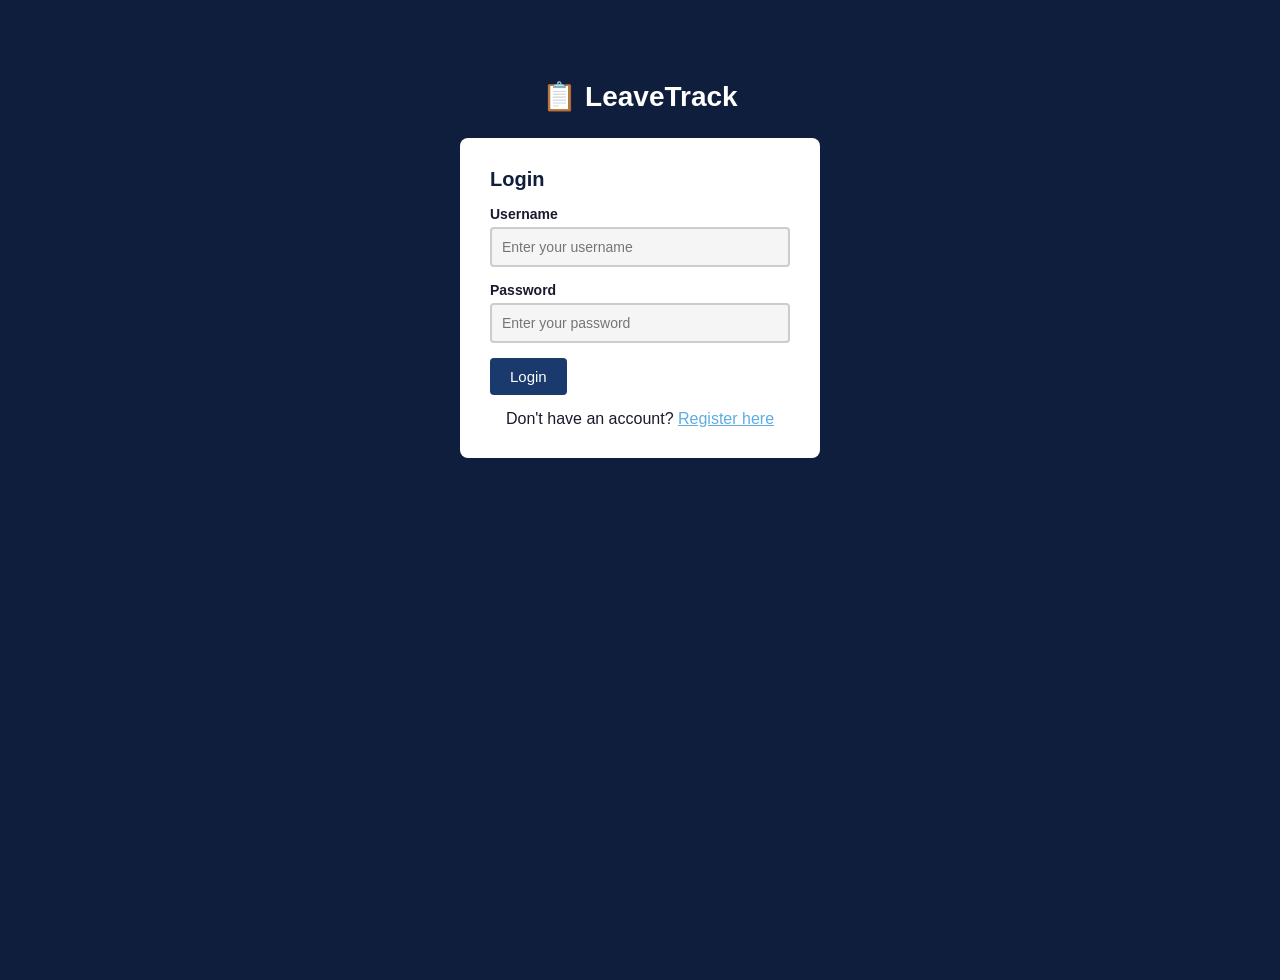
<file: index.html>
<!DOCTYPE html>
<html lang="en">
<head>
    <meta charset="UTF-8">
    <meta name="viewport" content="width=device-width, initial-scale=1.0">
    <title>LeaveTrack - Login</title>
    <link rel="stylesheet" href="style.css">
</head>
<body>

    <div class="auth-container">
        <h1>📋 LeaveTrack</h1>

        <div class="box">
            <h2>Login</h2>

            <div id="msg" class="msg"></div>

            <form id="loginForm">
                <label for="username">Username</label>
                <input type="text" id="username" placeholder="Enter your username" required>

                <label for="password">Password</label>
                <input type="password" id="password" placeholder="Enter your password" required>

                <button type="submit">Login</button>
            </form>

            <p>Don't have an account? <a href="register.html">Register here</a></p>
        </div>
    </div>

    <script src="app.js"></script>
    <script>
        // if already logged in, redirect
        if (getToken()) {
            if (getRole() === "TEACHER") {
                window.location.href = "teacher.html";
            } else {
                window.location.href = "student.html";
            }
        }

        document.getElementById("loginForm").addEventListener("submit", function (e) {
            e.preventDefault();
            hideMsg("msg");

            var username = document.getElementById("username").value;
            var password = document.getElementById("password").value;

            apiCall("POST", "/auth/login", {
                username: username,
                password: password
            }).then(function (data) {
                if (data) {
                    saveAuth(data);
                    if (data.role === "TEACHER") {
                        window.location.href = "teacher.html";
                    } else {
                        window.location.href = "student.html";
                    }
                }
            }).catch(function (err) {
                showMsg("msg", err.message, "error");
            });
        });
    </script>

</body>
</html>
</file>
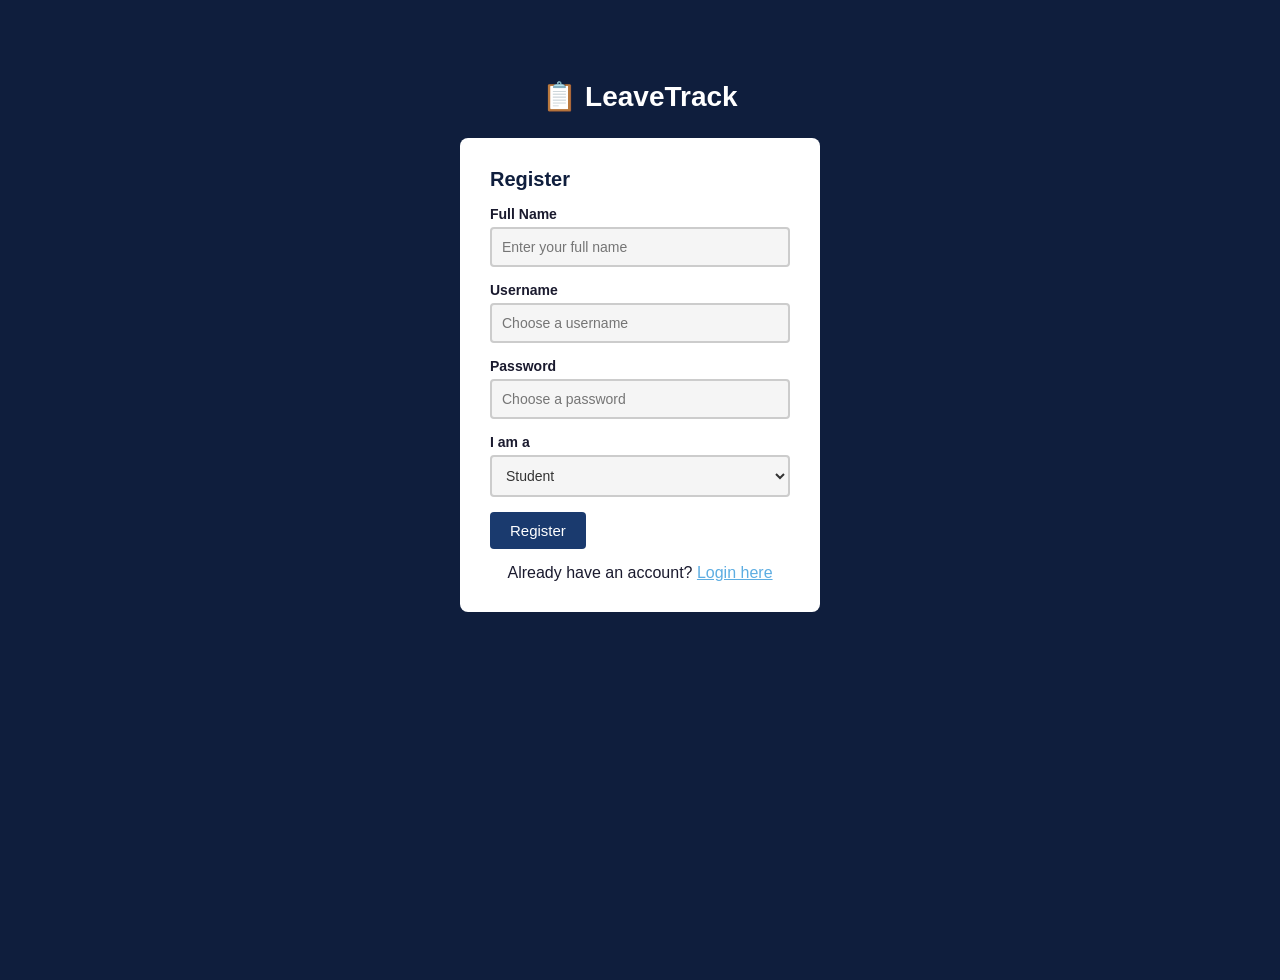
<file: register.html>
<!DOCTYPE html>
<html lang="en">
<head>
    <meta charset="UTF-8">
    <meta name="viewport" content="width=device-width, initial-scale=1.0">
    <title>LeaveTrack - Register</title>
    <link rel="stylesheet" href="style.css">
</head>
<body>

    <div class="auth-container">
        <h1>📋 LeaveTrack</h1>

        <div class="box">
            <h2>Register</h2>

            <div id="msg" class="msg"></div>

            <form id="registerForm">
                <label for="fullName">Full Name</label>
                <input type="text" id="fullName" placeholder="Enter your full name" required>

                <label for="username">Username</label>
                <input type="text" id="username" placeholder="Choose a username" required>

                <label for="password">Password</label>
                <input type="password" id="password" placeholder="Choose a password" required>

                <label for="role">I am a</label>
                <select id="role" required>
                    <option value="STUDENT">Student</option>
                    <option value="TEACHER">Teacher</option>
                </select>

                <button type="submit">Register</button>
            </form>

            <p>Already have an account? <a href="login.html">Login here</a></p>
        </div>
    </div>

    <script src="app.js"></script>
    <script>
        // if already logged in, redirect
        if (getToken()) {
            if (getRole() === "TEACHER") {
                window.location.href = "teacher.html";
            } else {
                window.location.href = "student.html";
            }
        }

        document.getElementById("registerForm").addEventListener("submit", function (e) {
            e.preventDefault();
            hideMsg("msg");

            var fullName = document.getElementById("fullName").value;
            var username = document.getElementById("username").value;
            var password = document.getElementById("password").value;
            var role = document.getElementById("role").value;

            apiCall("POST", "/auth/register", {
                fullName: fullName,
                username: username,
                password: password,
                role: role
            }).then(function (data) {
                if (data) {
                    saveAuth(data);
                    if (data.role === "TEACHER") {
                        window.location.href = "teacher.html";
                    } else {
                        window.location.href = "student.html";
                    }
                }
            }).catch(function (err) {
                showMsg("msg", err.message, "error");
            });
        });
    </script>

</body>
</html>
</file>
<file: style.css>
/* ===== LEAVETRACK STYLES ===== */
/* dark blue + white theme, simple beginner style */

* {
    margin: 0;
    padding: 0;
    box-sizing: border-box;
}

body {
    font-family: Arial, sans-serif;
    background-color: #0f1e3d;
    color: white;
    min-height: 100vh;
}

/* --- NAV BAR --- */
nav {
    background-color: #091428;
    padding: 15px 30px;
    display: flex;
    justify-content: space-between;
    align-items: center;
    border-bottom: 2px solid #1a3a6e;
}

nav .logo {
    font-size: 22px;
    font-weight: bold;
    color: white;
}

nav .nav-links a {
    color: #b0c4de;
    text-decoration: none;
    margin-left: 20px;
    font-size: 15px;
}

nav .nav-links a:hover {
    color: white;
}

nav .nav-links .logout-btn {
    background-color: #c0392b;
    color: white;
    padding: 6px 14px;
    border: none;
    border-radius: 4px;
    cursor: pointer;
    font-size: 14px;
    margin-left: 20px;
}

nav .nav-links .logout-btn:hover {
    background-color: #e74c3c;
}

/* --- MAIN CONTAINER --- */
.container {
    max-width: 900px;
    margin: 40px auto;
    padding: 0 20px;
}

/* --- WHITE BOX --- */
.box {
    background-color: white;
    color: #1a1a2e;
    padding: 30px;
    border-radius: 8px;
    margin-bottom: 25px;
}

.box h2 {
    color: #0f1e3d;
    margin-bottom: 15px;
    font-size: 20px;
}

.box h3 {
    color: #0f1e3d;
    margin-bottom: 10px;
    font-size: 17px;
}

/* --- AUTH PAGES (login/register) --- */
.auth-container {
    max-width: 400px;
    margin: 80px auto;
    padding: 0 20px;
}

.auth-container h1 {
    text-align: center;
    margin-bottom: 25px;
    font-size: 28px;
}

.auth-container p {
    text-align: center;
    margin-top: 15px;
}

.auth-container a {
    color: #5dade2;
}

/* --- FORMS --- */
label {
    display: block;
    margin-bottom: 5px;
    font-weight: bold;
    font-size: 14px;
}

input, select, textarea {
    width: 100%;
    padding: 10px;
    margin-bottom: 15px;
    border: 2px solid #ccc;
    border-radius: 4px;
    font-size: 14px;
    background-color: #f5f5f5;
    color: #333;
}

input:focus, select:focus, textarea:focus {
    border-color: #1a3a6e;
    outline: none;
}

textarea {
    height: 80px;
    resize: vertical;
}

/* --- BUTTONS --- */
button {
    background-color: #1a3a6e;
    color: white;
    padding: 10px 20px;
    border: none;
    border-radius: 4px;
    cursor: pointer;
    font-size: 15px;
}

button:hover {
    background-color: #0f1e3d;
}

.btn-approve {
    background-color: #27ae60;
}
.btn-approve:hover {
    background-color: #1e8449;
}

.btn-reject {
    background-color: #c0392b;
    margin-left: 8px;
}
.btn-reject:hover {
    background-color: #922b21;
}

/* --- TABLES --- */
table {
    width: 100%;
    border-collapse: collapse;
    margin-top: 10px;
}

th, td {
    border: 1px solid #ccc;
    padding: 10px;
    text-align: left;
    font-size: 14px;
}

th {
    background-color: #1a3a6e;
    color: white;
}

tr:nth-child(even) {
    background-color: #f0f0f0;
}

/* --- STATUS BADGES --- */
.status-pending {
    color: #e67e22;
    font-weight: bold;
}
.status-approved {
    color: #27ae60;
    font-weight: bold;
}
.status-rejected {
    color: #c0392b;
    font-weight: bold;
}

/* --- ERROR / SUCCESS MESSAGES --- */
.msg {
    padding: 10px;
    border-radius: 4px;
    margin-bottom: 15px;
    font-size: 14px;
    display: none;
}

.msg-error {
    background-color: #f8d7da;
    color: #721c24;
    border: 1px solid #f5c6cb;
}

.msg-success {
    background-color: #d4edda;
    color: #155724;
    border: 1px solid #c3e6cb;
}

/* --- WELCOME TEXT --- */
.welcome {
    text-align: center;
    margin-bottom: 30px;
}

.welcome h1 {
    font-size: 26px;
    margin-bottom: 5px;
}

.welcome p {
    color: #b0c4de;
    font-size: 15px;
}

/* --- BALANCE CARDS --- */
.balance-grid {
    display: flex;
    gap: 15px;
    flex-wrap: wrap;
    margin-top: 10px;
}

.balance-card {
    background-color: #eaf2f8;
    border: 2px solid #1a3a6e;
    border-radius: 6px;
    padding: 15px 20px;
    min-width: 180px;
    text-align: center;
}

.balance-card h4 {
    color: #1a3a6e;
    margin-bottom: 8px;
    font-size: 15px;
}

.balance-card .days {
    font-size: 28px;
    font-weight: bold;
    color: #0f1e3d;
}

.balance-card .used {
    font-size: 13px;
    color: #666;
    margin-top: 4px;
}

/* --- INLINE FORM ROW --- */
.form-row {
    display: flex;
    gap: 15px;
}

.form-row > div {
    flex: 1;
}

/* --- EMPTY STATE --- */
.empty {
    text-align: center;
    color: #999;
    padding: 20px;
    font-size: 15px;
}
</file>
